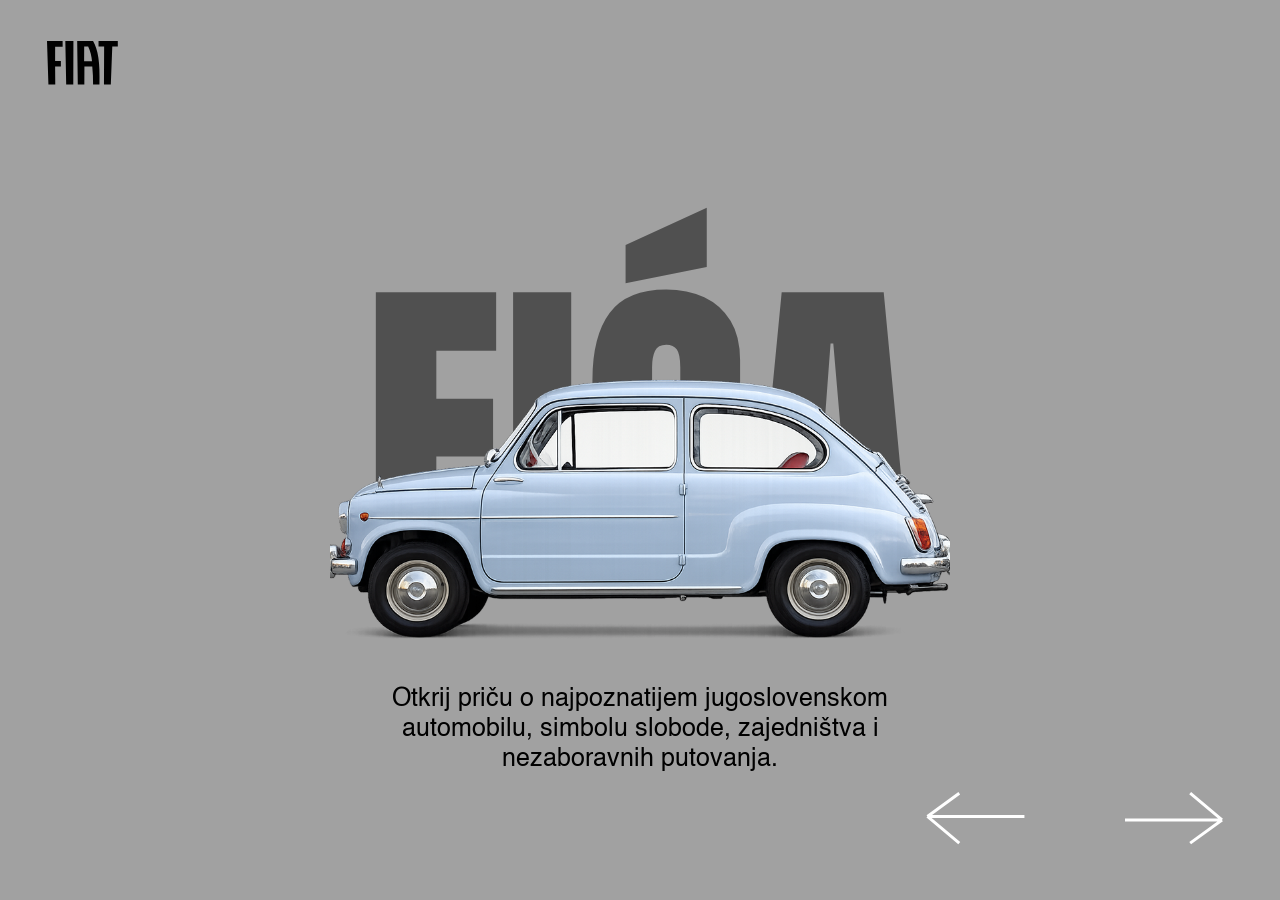
<file: index.html>
<!doctype html>
<html lang="en">
  <head>
    <meta charset="UTF-8" />
    <meta name="viewport" content="width=device-width, initial-scale=1.0" />
    <title>FIAT Fica</title>
    <link
      href="https://fonts.googleapis.com/css2?family=Anton&display=swap"
      rel="stylesheet"
    />
    <title>Document</title>
    <link rel="stylesheet" href="./fonts.css" />
    <link rel="stylesheet" href="./style.css" />
  </head>
  <body>
    <section class="hero">
      <svg
        class="logo"
        width="85"
        height="85"
        viewBox="0 0 85 85"
        fill="none"
        xmlns="http://www.w3.org/2000/svg"
      >
        <path
          d="M59.5383 46.5002H65.1342L64.9748 84.5908H71.8279L73.2835 46.4931H78.8333L78.7908 41H59.5383V46.5002ZM34.4208 41H26.3246L27.1923 84.5908H34.2792L34.4208 41ZM54.0417 41H38.1856L38.7842 84.5873H45.3433L45.4177 66.5638H53.2767C53.8774 72.5521 54.1458 78.5692 54.0806 84.5873H60.4556C61.0435 62.335 59.1806 49.7585 54.0417 41ZM45.1202 61.1875L45.1981 46.3833H49.1542C51.3373 51.0392 52.6424 56.058 53.004 61.1875H45.1202ZM8 41L9.40958 84.5908H16.2733L16.121 66.5142H21.8763V60.8794H16.121L16.1423 46.695H23.6542L23.6152 41H8Z"
          fill="black"
        />
      </svg>

      <div class="hero-content">
        <h1 class="big-heading" id="slider-heading">FIĆA</h1>
        <div class="images" id="images">
          <img src="./car1.png" alt="blue car" />
          <img src="./car2.png" alt="blue car" />
          <img src="./car3.png" alt="blue car" />
        </div>
      </div>
      <p class="hero-text">
        Otkrij priču o najpoznatijem jugoslovenskom automobilu, simbolu slobode,
        zajedništva i nezaboravnih putovanja.
      </p>

      <div class="controls">
        <svg
          id="left-arrow"
          width="100"
          height="53"
          viewBox="0 0 100 53"
          fill="none"
          xmlns="http://www.w3.org/2000/svg"
        >
          <path
            d="M99.4297 24.4262L2.42969 24.4262M2.42969 24.4262L34.2656 51.2119M2.42969 24.4262L34.2656 1.21191"
            stroke="white"
            stroke-width="3"
          />
        </svg>

        <svg
          id="right-arrow"
          width="100"
          height="53"
          viewBox="0 0 100 53"
          fill="none"
          xmlns="http://www.w3.org/2000/svg"
        >
          <path
            d="M-4.68336e-06 27.9332L97 27.9332M97 27.9332L65.1641 1.14747M97 27.9332L65.1641 51.1475"
            stroke="white"
            stroke-width="3"
          />
        </svg>
      </div>
    </section>
  </body>
  <script src="./app.js"></script>
</html>
</file>
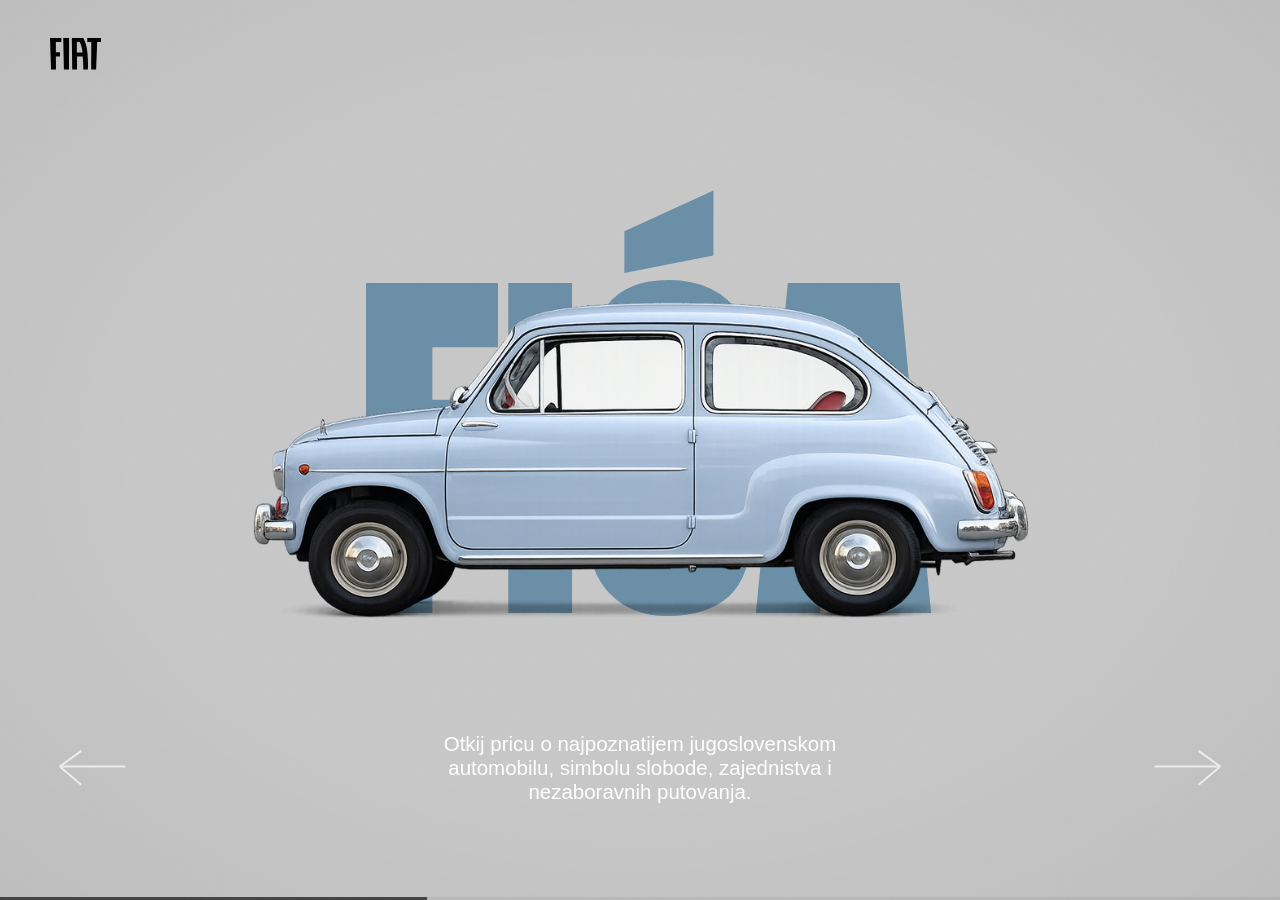
<file: index2.html>
<!doctype html>
<html lang="sr">
  <head>
    <meta charset="UTF-8" />
    <meta name="viewport" content="width=device-width, initial-scale=1.0" />
    <title>FIAT Fica</title>
    <link
      href="https://fonts.googleapis.com/css2?family=Anton&display=swap"
      rel="stylesheet"
    />
    <style>
      *,
      *::before,
      *::after {
        margin: 0;
        padding: 0;
        box-sizing: border-box;
      }

      :root {
        --bg: #c8c8c8;
        --accent: #c62828;
        --slide-speed: 0.75s;
      }

      body {
        font-family: Helvetica, "Helvetica Neue", Arial, sans-serif;
        background: var(--bg);
        overflow: hidden;
        height: 100vh;
        width: 100vw;
      }
      .container {
        max-width: 100%;
        margin: 0 auto;
        padding: 0 clamp(16px, 4vw, 50px);
      }

      /* ── Hero ── */
      .hero {
        position: relative;
        width: 100vw;
        height: 100vh;
        display: flex;
        flex-direction: column;
        align-items: center;
        justify-content: center;
        gap: clamp(40px, 8vw, 100px);
      }

      /* ── FIAT Logo (SVG from user) ── */
      .fiat-logo {
        position: absolute;
        top: clamp(20px, 3vw, 42px);
        left: clamp(16px, 4vw, 50px);
        z-index: 10;
      }

      .fiat-logo svg {
        width: clamp(40px, 4vw, 60px);
        height: auto;
      }

      /* ── Giant Background Text ── */
      .big-text {
        position: absolute;
        font-family: "Anton", sans-serif;
        font-size: clamp(100px, 30vw, 580px);
        line-height: 0.85;
        letter-spacing: -0.02em;
        text-transform: uppercase;
        user-select: none;
        z-index: 1;
        color: var(--accent);
        transition: color 0.6s ease;
      }

      /* ── Car Track ── */
      .car-track {
        position: relative;
        z-index: 2;
        width: clamp(280px, 65vw, 937px);
        overflow: hidden;
        margin-top: clamp(80px, 15vw, 280px);
      }

      .car-slider {
        display: flex;
        transition: transform var(--slide-speed) cubic-bezier(0.65, 0, 0.35, 1);
      }

      .car-slide {
        min-width: 100%;
        display: flex;
        align-items: center;
        justify-content: center;
        padding: 0 20px;
      }

      .car-slide img {
        width: 100%;
        height: auto;
        object-fit: contain;
        display: block;
      }

      /* ── Bottom Bar: arrows + description in a row ── */
      .bottom-bar {
        position: relative;
        display: flex;
        align-items: center;
        justify-content: space-between;
        gap: 40px;
        z-index: 100;
        width: 100%;
      }

      .description {
        font-size: clamp(14px, 1.6vw, 25px);
        width: 35%;
        min-width: 200px;
        color: #fff;
        text-align: center;
      }

      /* ── Arrow Navigation ── */
      .nav-arrows {
        display: flex;
        align-items: center;
        gap: 20px;
        flex-shrink: 0;
      }

      .nav-arrow {
        background: none;
        border: none;
        cursor: pointer;
        padding: 8px;
        display: flex;
        align-items: center;
        justify-content: center;
        transition:
          transform 0.2s ease,
          opacity 0.2s ease;
        opacity: 0.7;
      }

      .nav-arrow:hover {
        opacity: 1;
        transform: translateX(-4px);
      }

      .nav-arrow.next:hover {
        transform: translateX(4px);
      }

      .nav-arrow:active {
        transform: scale(0.92);
      }

      .nav-arrow svg {
        height: clamp(20px, 3vw, 36px);
        width: auto;
      }

      .nav-arrow.next svg {
        transform: scaleX(-1);
        size: 200px;
      }

      /* ── Progress line ── */
      .progress-track {
        position: absolute;
        bottom: 0;
        left: 0;
        width: 100%;
        height: 3px;
        background: rgba(0, 0, 0, 0.06);
        z-index: 100;
      }

      .progress-bar {
        height: 100%;
        width: 50%;
        background: #444;
        transition: width 0.5s ease;
      }

      /* ── Grain ── */
      .grain {
        position: fixed;
        inset: 0;
        z-index: 999;
        pointer-events: none;
        opacity: 0.03;
        background-image: url("data:image/svg+xml,%3Csvg viewBox='0 0 256 256' xmlns='http://www.w3.org/2000/svg'%3E%3Cfilter id='noise'%3E%3CfeTurbulence type='fractalNoise' baseFrequency='0.9' numOctaves='4' stitchTiles='stitch'/%3E%3C/filter%3E%3Crect width='100%25' height='100%25' filter='url(%23noise)'/%3E%3C/svg%3E");
        background-repeat: repeat;
        background-size: 200px 200px;
      }

      .vignette {
        position: absolute;
        inset: 0;
        z-index: 50;
        pointer-events: none;
        background: radial-gradient(
          ellipse at center,
          transparent 55%,
          rgba(0, 0, 0, 0.05) 100%
        );
      }

      /* ── Load animations ── */
      @keyframes fadeUp {
        from {
          opacity: 0;
          transform: translateY(30px);
        }
        to {
          opacity: 1;
          transform: translateY(0);
        }
      }
      @keyframes fadeIn {
        from {
          opacity: 0;
        }
        to {
          opacity: 1;
        }
      }
      @keyframes driveIn {
        from {
          opacity: 0;
          transform: translateX(100px);
        }
        to {
          opacity: 1;
          transform: translateX(0);
        }
      }

      .fiat-logo {
        animation: fadeIn 0.6s 0.1s both;
      }
      .big-text {
        animation: fadeUp 0.7s 0.2s both;
      }
      .car-track {
        animation: driveIn 0.9s 0.3s both;
      }
      .bottom-bar {
        animation: fadeUp 0.6s 0.5s both;
      }

      /* ── Tablet ── */
      @media (max-width: 1024px) {
        .hero {
          gap: clamp(30px, 5vw, 60px);
        }
        .car-track {
          width: 80vw;
          margin-top: clamp(60px, 12vw, 200px);
        }
        .bottom-bar {
          gap: 20px;
        }
      }

      /* ── Mobile ── */
      @media (max-width: 640px) {
        .hero {
          gap: 30px;
          justify-content: flex-start;
          padding-top: 15vh;
        }
        .car-track {
          width: 90vw;
          margin-top: clamp(40px, 10vw, 120px);
        }
        .car-slide {
          padding: 0 8px;
        }
        .bottom-bar {
          gap: 12px;
        }
        .description {
          width: auto;
          min-width: 0;
          flex: 1;
        }
        .nav-arrow {
          padding: 4px;
        }
      }
    </style>
  </head>
  <body>
    <div class="hero container">
      <!-- FIAT Logo -->
      <div class="fiat-logo">
        <svg viewBox="0 0 60 37" fill="none" xmlns="http://www.w3.org/2000/svg">
          <path
            d="M43.656 4.659H48.396L48.261 36.924H54.066L55.299 4.653H60L59.964 0H43.656V4.659ZM22.38 0H15.522L16.257 36.924H22.26L22.38 0ZM39 0H25.569L26.076 36.921H31.632L31.695 21.654H38.352C38.8608 26.7265 39.0882 31.8233 39.033 36.921H44.433C44.931 18.072 43.353 7.419 39 0ZM31.443 17.1L31.509 4.56H34.86C36.7092 8.50378 37.8147 12.755 38.121 17.1H31.443ZM0 0L1.194 36.924H7.008L6.879 21.612H11.754V16.839H6.879L6.897 4.824H13.26L13.227 0H0Z"
            fill="black"
          />
        </svg>
      </div>

      <!-- Big FICA text -->
      <div class="big-text" id="bigText">FIĆA</div>

      <!-- Car slider -->
      <div class="car-track">
        <div class="car-slider" id="carSlider">
          <div class="car-slide">
            <img src="car1.png" alt="Plava Fica" />
          </div>
          <div class="car-slide">
            <img src="car2.png" alt="Crvena Fica" />
          </div>
          <div class="car-slide">
            <img src="car2.png" alt="Crvena Fica" />
          </div>
        </div>
      </div>

      <!-- Bottom bar: arrow - description - arrow -->
      <div class="bottom-bar">
        <button class="nav-arrow prev" id="prevBtn" aria-label="Previous">
          <svg
            viewBox="0 0 100 53"
            fill="none"
            xmlns="http://www.w3.org/2000/svg"
          >
            <path
              d="M99.4297 24.4262L2.42969 24.4262M2.42969 24.4262L34.2656 51.2119M2.42969 24.4262L34.2656 1.21191"
              stroke="#fff"
              stroke-width="3"
            />
          </svg>
        </button>

        <div class="description">
          Otkij pricu o najpoznatijem jugoslovenskom automobilu, simbolu
          slobode, zajednistva i nezaboravnih putovanja.
        </div>

        <button class="nav-arrow next" id="nextBtn" aria-label="Next">
          <svg
            viewBox="0 0 100 53"
            fill="none"
            xmlns="http://www.w3.org/2000/svg"
          >
            <path
              d="M99.4297 24.4262L2.42969 24.4262M2.42969 24.4262L34.2656 51.2119M2.42969 24.4262L34.2656 1.21191"
              stroke="#fff"
              stroke-width="3"
            />
          </svg>
        </button>
      </div>

      <div class="progress-track">
        <div class="progress-bar" id="progressBar"></div>
      </div>

      <div class="vignette"></div>
    </div>

    <div class="grain"></div>

    <script>
      const slider = document.getElementById("carSlider");
      const bigText = document.getElementById("bigText");
      const progressBar = document.getElementById("progressBar");
      const totalSlides = 3;
      let current = 0;
      let isAnimating = false;

      const accentColors = ["#6a8fa7", "#c62828"];

      function update() {
        slider.style.transform = `translateX(-${current * 100}%)`;
        progressBar.style.width = ((current + 1) / totalSlides) * 100 + "%";
        bigText.style.color = accentColors[current];
      }

      function goNext() {
        if (isAnimating) return;
        isAnimating = true;
        current = (current + 1) % totalSlides;
        update();
        setTimeout(() => (isAnimating = false), 800);
      }

      function goPrev() {
        if (isAnimating) return;
        isAnimating = true;
        current = (current - 1 + totalSlides) % totalSlides;
        update();
        setTimeout(() => (isAnimating = false), 800);
      }

      document.getElementById("nextBtn").addEventListener("click", goNext);
      document.getElementById("prevBtn").addEventListener("click", goPrev);

      document.addEventListener("keydown", (e) => {
        if (e.key === "ArrowRight") goNext();
        if (e.key === "ArrowLeft") goPrev();
      });

      update();
    </script>
  </body>
</html>
</file>
<file: fonts.css>
/* Helvetica Font Family */

@font-face {
  font-family: "Helvetica";
  font-style: normal;
  font-weight: 400;
  src:
    local("Helvetica"),
    url("./fonts/Helvetica/Helvetica.woff") format("woff");
}

@font-face {
  font-family: "Helvetica";
  font-style: italic;
  font-weight: 400;
  src:
    local("Helvetica Oblique"),
    url("./fonts/Helvetica/Helvetica-Oblique.woff") format("woff");
}

@font-face {
  font-family: "Helvetica";
  font-style: normal;
  font-weight: 700;
  src:
    local("Helvetica Bold"),
    url("./fonts/Helvetica/Helvetica-Bold.woff") format("woff");
}

@font-face {
  font-family: "Helvetica";
  font-style: italic;
  font-weight: 700;
  src:
    local("Helvetica Bold Oblique"),
    url("./fonts/Helvetica/Helvetica-BoldOblique.woff") format("woff");
}

@font-face {
  font-family: "Helvetica";
  font-style: normal;
  font-weight: 300;
  src:
    local("Helvetica Light"),
    url("./fonts/Helvetica/helvetica-light-587ebe5a59211.woff") format("woff");
}

@font-face {
  font-family: "Helvetica Rounded";
  font-style: normal;
  font-weight: 700;
  src:
    local("Helvetica Rounded Bold"),
    url("./fonts/Helvetica/helvetica-rounded-bold-5871d05ead8de.woff")
      format("woff");
}

@font-face {
  font-family: "Helvetica Compressed";
  font-style: normal;
  font-weight: 400;
  src:
    local("Helvetica Compressed"),
    url("./fonts/Helvetica/helvetica-compressed-5871d14b6903a.woff")
      format("woff");
}
</file>
<file: style.css>
*,
*::before,
*::after {
  margin: 0;
  padding: 0;
  box-sizing: border-box;
}

:root {
  --bg: #c8c8c8;
  --accent: #c62828;
  --slide-speed: 0.75s;
}

body {
  font-family: Helvetica, "Helvetica Neue", Arial, sans-serif;
  background: var(--bg);
  overflow: hidden;
  height: 100vh;
  width: 100vw;
}

a {
  text-decoration: none;
}

.logo {
  position: absolute;
  left: 39px;
  top: 0px;
}

.hero {
  display: flex;
  height: 100vh;
  width: 100vw;
  justify-content: center;
  background: #a1a1a1;
  align-items: center;
  flex-direction: column;
}
.big-heading {
  font-size: 350px;
  line-height: 1;
  font-family: "Anton";
  font-weight: normal;
  letter-spacing: 4%;
  color: rgba(0, 0, 0, 0.5);
  text-align: center;
  transition: all 0.3s ease-in;
  transform: translateY(100px);
}
.hero-content {
  position: relative;

  flex-direction: column;

  overflow: hidden;
  height: 470px;
  width: 620px;
}
.hero-content .images {
  width: 100%;
  position: relative;
  display: flex;
  top: 180px;
  justify-content: center;
  align-items: center;
}
.hero-content img {
  width: 650px;
  position: absolute;
  bottom: 50px;
  transition: transform 0.3s ease-in;
}
.hero-content img:nth-child(2) {
  opacity: 0;
}
.hero-content img:nth-child(3) {
  opacity: 0;
}

.hero-text {
  color: black;
  max-width: 633px;
  width: 633px;
  text-align: center;

  line-height: 1.2;
  transform: translateY(50%);
  font-family: "Helvetica", sans-serif;
  font-weight: 400;
  font-size: 25px;
}

.controls {
  display: flex;
  position: absolute;
  justify-content: center;
  align-items: center;
  gap: 100px;
  right: 55px;
  bottom: 55px;
}

@media (max-width: 768px) {
  .big-heading {
    font-size: 160px;
    transform: translateY(40px);
  }
  .hero-text {
    width: 350px;
    font-size: 17px;
    transform: translateY(0%);
  }
  .logo{
    width: 60px;
    left: 20px;
  }

  .hero-content {
    width: 300px;
    height: 231px;
    bottom: 40px;
  }

  .hero-content img {
    width: 300px;
  }

  .hero-content .images {
    top: 100px;
  }
  .controls {
    left: 50%;
    right: auto;
    transform: translateX(-50%);
    bottom: 25px;
  }

  .controls svg {
    width: 50px;
  }
}
</file>
